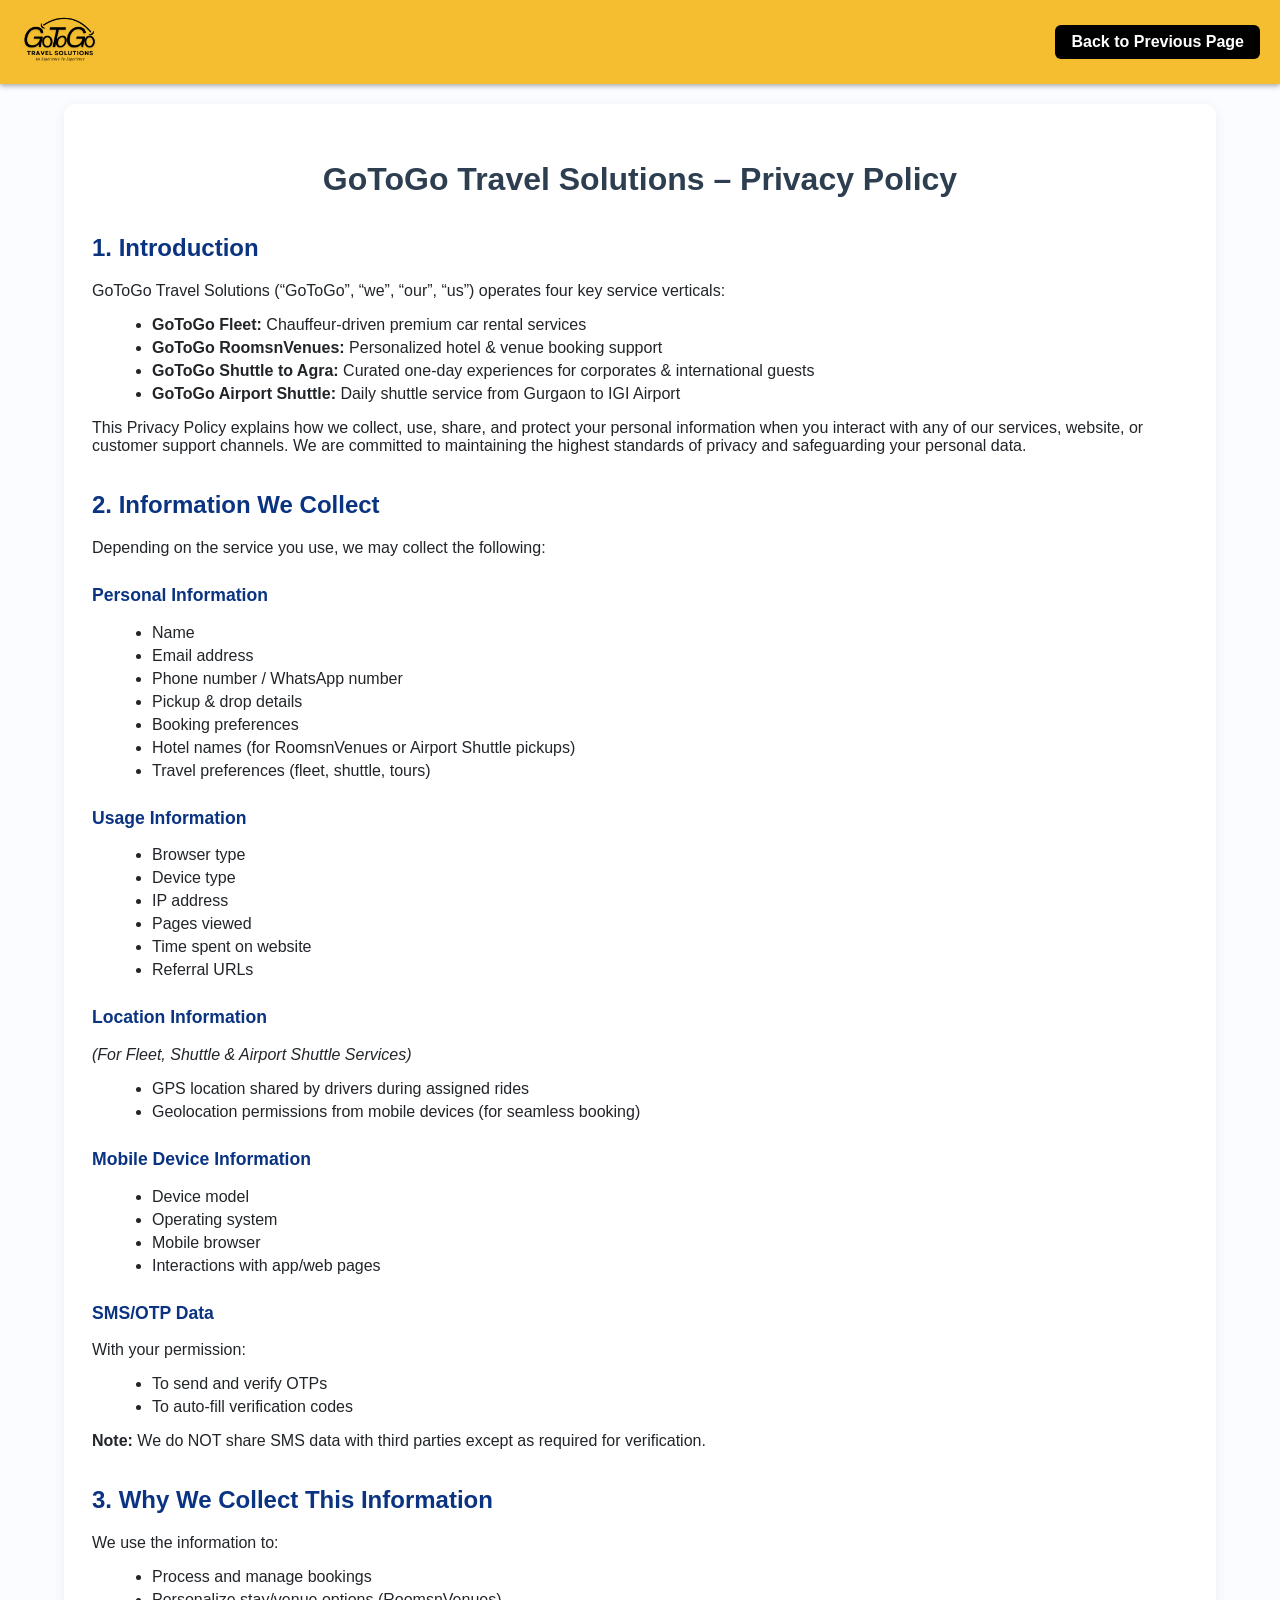
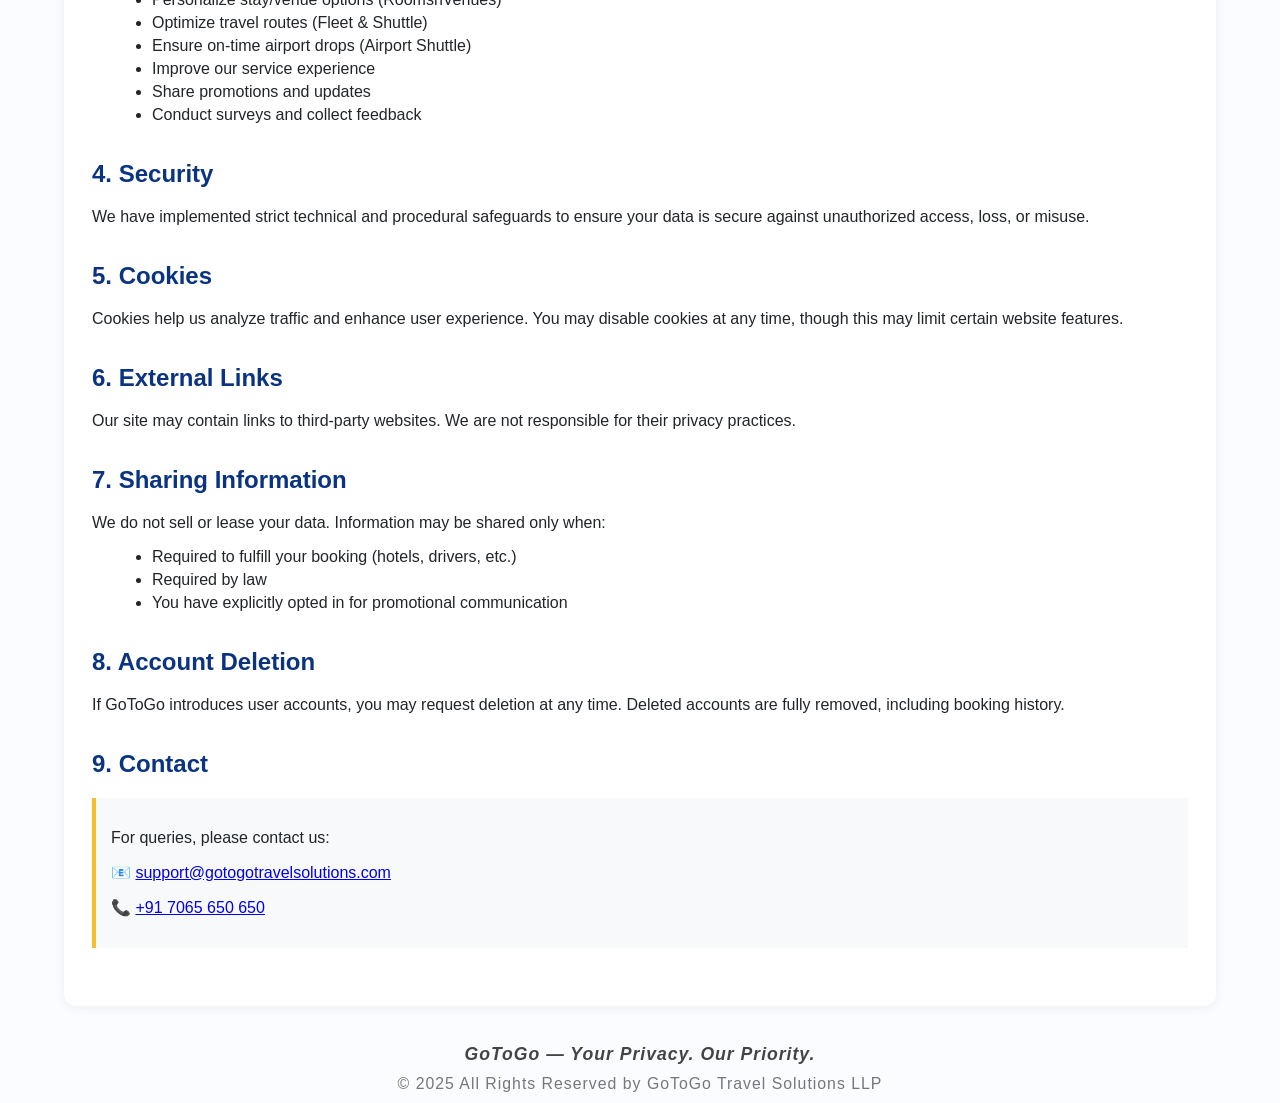
<file: privacy-policy.html>
<!DOCTYPE html>
<html lang="en">
<head>
  <meta charset="UTF-8" />
  <title>GoToGo Travel Solutions – Privacy Policy</title>
  <meta name="viewport" content="width=device-width, initial-scale=1.0" />
  <link
      rel="icon"
      href="../assets/gotogo final logos/g2g corporate.png"
      type="image/x-icon"
    />
  <style>
    body {
      font-family: Arial, sans-serif;
      margin: 0;
      background: #fafcff;
      color: #212529;
    }
    nav {
      display: flex;
      justify-content: space-between;
      align-items: center;
      background: #f4be30;
      padding: 0px 20px;
      box-shadow: 0 2px 5px #aaa;
      position: sticky;
      top: 0;
      z-index: 100;
    }
    nav .logo img {
      height: 80px;
      cursor: pointer;
    }
    nav .back-btn {
      font-size: 16px;
      color: white;
      text-decoration: none;
      background: #000;
      padding: 8px 16px;
      border-radius: 6px;
      cursor: pointer;
      font-weight: bold;
      transition: background-color 0.3s ease;
    }
    nav .back-btn:hover {
      background: #f4be30;
      color: #000;
    }
    main {
      max-width: 90%;
      margin: 20px auto;
      background: #fff;
      border-radius: 12px;
      box-shadow: 0 2px 12px #eee;
      padding: 36px 28px;
      box-sizing: border-box;
    }
    h1 {
      text-align: center;
      font-size: 2em;
      margin-bottom: 24px;
      color: #2c3e50;
    }
    h2 {
      color: #2184ee;
      margin-top: 36px;
    }
    h3 {
      color: #0a3381;
      margin-top: 28px;
      font-size: 1.1em;
    }
    ul,
    ol {
      margin-left: 20px;
      margin-bottom: 15px;
    }
    li {
        margin-bottom: 5px;
    }
    section {
      margin-bottom: 22px;
    }
    .brand {
      text-align: center;
      margin: 38px 0 0 0;
      font-size: 1.1em;
      color: #444;
      letter-spacing: 1px;
    }
    .brand .footer-text {
        font-size: 0.9em;
        color: #777;
        margin-top: 10px;
    }
    .highlight {
      font-weight: bold;
      color: #0a3381;
    }
    .contact-info {
        background-color: #f8f9fa;
        padding: 15px;
        border-left: 4px solid #f4be30;
        margin-top: 10px;
    }

    /* Responsive styles */
    @media (max-width: 768px) {
      nav .logo img {
        height: 50px;
        margin-bottom: 8px;
      }
      nav .back-btn {
        font-size: 14px;
        padding: 6px 12px;
      }
      main {
        max-width: 95%;
        margin: 15px auto;
        padding: 24px 16px;
      }
      h1 {
        font-size: 1.5em;
        margin-bottom: 16px;
      }
      h2 {
        margin-top: 24px;
      }
      h3 {
        margin-top: 20px;
      }
      ul, ol {
        margin-left: 15px;
        font-size: 14px;
      }
      .brand {
        font-size: 1em;
        margin: 24px 0 0 0;
      }
    }

    @media (max-width: 375px) {
      nav {
        padding: 8px;
      }
      nav .logo img {
        height: 40px;
      }
      nav .back-btn {
        font-size: 12px;
        padding: 5px 10px;
      }
      main {
        padding: 20px 12px;
      }
      h1 {
        font-size: 1.3em;
      }
      ul, ol {
        font-size: 13px;
      }
    }
  </style>


<script async src="https://www.googletagmanager.com/gtag/js?id=G-18HJD34L5G"></script>
<script>
  window.dataLayer = window.dataLayer || [];
  function gtag(){dataLayer.push(arguments);}
  gtag('js', new Date());

  gtag('config', 'G-18HJD34L5G');
</script>
</head>
<body>
  <nav>
    <div class="logo">
      <img src="../assets/gotogo%20final%20logos/g2g%20corporate.png" alt="GoToGo Logo" onclick="window.location.href='/'" />
    </div>
    <a class="back-btn" onclick="window.history.back()">Back to Previous Page</a>
  </nav>

  <main>
    <h1>GoToGo Travel Solutions – Privacy Policy</h1>

    <section>
      <h2 class="highlight">1. Introduction</h2>
      <p>
        GoToGo Travel Solutions (“GoToGo”, “we”, “our”, “us”) operates four key service verticals:
      </p>
      <ul>
        <li><strong>GoToGo Fleet:</strong> Chauffeur-driven premium car rental services</li>
        <li><strong>GoToGo RoomsnVenues:</strong> Personalized hotel & venue booking support</li>
        <li><strong>GoToGo Shuttle to Agra:</strong> Curated one-day experiences for corporates & international guests</li>
        <li><strong>GoToGo Airport Shuttle:</strong> Daily shuttle service from Gurgaon to IGI Airport</li>
      </ul>
      <p>
        This Privacy Policy explains how we collect, use, share, and protect your personal information when you interact with any of our services, website, or customer support channels. We are committed to maintaining the highest standards of privacy and safeguarding your personal data.
      </p>
    </section>

    <section>
      <h2 class="highlight">2. Information We Collect</h2>
      <p>Depending on the service you use, we may collect the following:</p> <h3>Personal Information</h3>
      <ul>
        <li>Name</li>
        <li>Email address</li>
        <li>Phone number / WhatsApp number</li>
        <li>Pickup & drop details</li>
        <li>Booking preferences</li>
        <li>Hotel names (for RoomsnVenues or Airport Shuttle pickups)</li>
        <li>Travel preferences (fleet, shuttle, tours)</li>
      </ul>

      <h3>Usage Information</h3>
      <ul>
        <li>Browser type</li>
        <li>Device type</li>
        <li>IP address</li>
        <li>Pages viewed</li>
        <li>Time spent on website</li>
        <li>Referral URLs</li>
      </ul>

      <h3>Location Information</h3>
      <p><em>(For Fleet, Shuttle & Airport Shuttle Services)</em></p> <ul>
        <li>GPS location shared by drivers during assigned rides</li>
        <li>Geolocation permissions from mobile devices (for seamless booking)</li>
      </ul>

      <h3>Mobile Device Information</h3>
      <ul>
        <li>Device model</li>
        <li>Operating system</li>
        <li>Mobile browser</li>
        <li>Interactions with app/web pages</li>
      </ul>

      <h3>SMS/OTP Data</h3>
      <p>With your permission:</p> <ul>
        <li>To send and verify OTPs</li>
        <li>To auto-fill verification codes</li>
      </ul>
      <p><strong>Note:</strong> We do NOT share SMS data with third parties except as required for verification. </p>
    </section>

    <section>
      <h2 class="highlight">3. Why We Collect This Information</h2>
      <p>We use the information to:</p>
      <ul>
        <li>Process and manage bookings</li>
        <li>Personalize stay/venue options (RoomsnVenues)</li>
        <li>Optimize travel routes (Fleet & Shuttle)</li>
        <li>Ensure on-time airport drops (Airport Shuttle)</li>
        <li>Improve our service experience</li>
        <li>Share promotions and updates</li>
        <li>Conduct surveys and collect feedback</li>
      </ul>
    </section>

    <section>
      <h2 class="highlight">4. Security</h2>
      <p>
        We have implemented strict technical and procedural safeguards to ensure your data is secure against unauthorized access, loss, or misuse.
      </p>
    </section>

    <section>
      <h2 class="highlight">5. Cookies</h2>
      <p>
        Cookies help us analyze traffic and enhance user experience. You may disable cookies at any time, though this may limit certain website features.
      </p>
    </section>

    <section>
      <h2 class="highlight">6. External Links</h2>
      <p>
        Our site may contain links to third-party websites. We are not responsible for their privacy practices.
      </p>
    </section>

    <section>
      <h2 class="highlight">7. Sharing Information</h2>
      <p>We do not sell or lease your data. Information may be shared only when:</p>
      <ul>
        <li>Required to fulfill your booking (hotels, drivers, etc.)</li>
        <li>Required by law</li>
        <li>You have explicitly opted in for promotional communication</li>
      </ul>
    </section>

    <section>
      <h2 class="highlight">8. Account Deletion</h2>
      <p>
        If GoToGo introduces user accounts, you may request deletion at any time. Deleted accounts are fully removed, including booking history.
      </p>
    </section>

    <section>
      <h2 class="highlight">9. Contact</h2>
      <div class="contact-info">
        <p>For queries, please contact us:</p>
        <p>📧 <a href="mailto:support@gotogotravelsolutions.com">support@gotogotravelsolutions.com</a></p>
        <p>📞 <a href="tel:+917065650650" class="call-track">+91 7065 650 650</a></p>
      </div>
    </section>

  </main>
  
  <div class="brand">
    <strong style="font-style: italic;">GoToGo — Your Privacy. Our Priority.</strong><br />
    <div class="footer-text" style="margin-bottom: 10px;">
        © 2025 All Rights Reserved by GoToGo Travel Solutions LLP
    </div>
  </div>

  <script>
  // 1. Call Tracking
  document.querySelectorAll('.call-track').forEach(btn => {
    btn.addEventListener('click', () => {
      gtag('event', 'phone_call_click', { 'event_category': 'Contact' });
    });
  });

  // 2. WhatsApp Tracking
  document.querySelectorAll('.whatsapp-track').forEach(btn => {
    btn.addEventListener('click', () => {
      gtag('event', 'whatsapp_click', { 'event_category': 'Contact' });
    });
  });
</script>
</body>
</html>
</file>
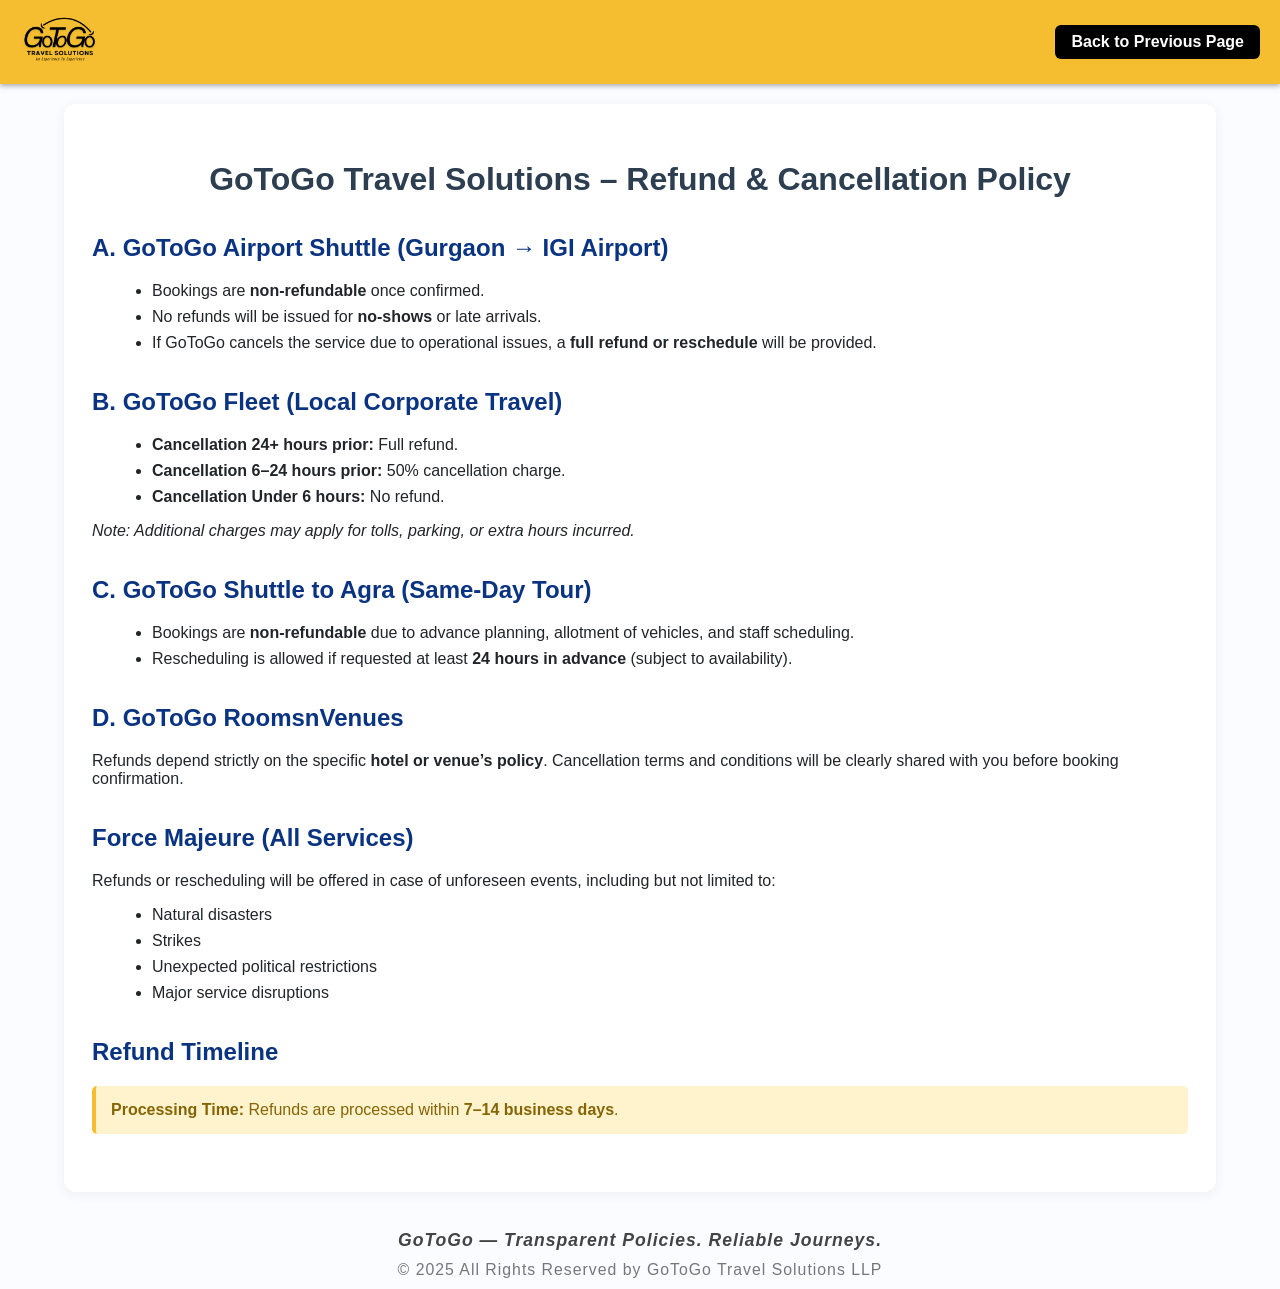
<file: refund-policy.html>
<!DOCTYPE html>
<html lang="en">
<head>
  <meta charset="UTF-8" />
  <title>GoToGo Travel Solutions – Refund & Cancellation Policy</title>
  <meta name="viewport" content="width=device-width, initial-scale=1.0" />
  <link
      rel="icon"
      href="../assets/gotogo final logos/g2g corporate.png"
      type="image/x-icon"
    />
  <style>
    body {
      font-family: Arial, sans-serif;
      margin: 0;
      background: #fafcff;
      color: #212529;
    }
    nav {
      display: flex;
      justify-content: space-between;
      align-items: center;
      background: #f4be30;
      padding: 0px 20px;
      box-shadow: 0 2px 5px #aaa;
      position: sticky;
      top: 0;
      z-index: 100;
    }
    nav .logo img {
      height: 80px;
      cursor: pointer;
    }
    nav .back-btn {
      font-size: 16px;
      color: white;
      text-decoration: none;
      background: #000;
      padding: 8px 16px;
      border-radius: 6px;
      cursor: pointer;
      font-weight: bold;
      transition: background-color 0.3s ease;
    }
    nav .back-btn:hover {
      background: #f4be30;
      color: #000;
    }
    main {
      max-width: 90%;
      margin: 20px auto;
      background: #fff;
      border-radius: 12px;
      box-shadow: 0 2px 12px #eee;
      padding: 36px 28px;
      box-sizing: border-box;
    }
    h1 {
      text-align: center;
      font-size: 2em;
      margin-bottom: 24px;
      color: #2c3e50;
    }
    h2 {
      color: #2184ee;
      margin-top: 36px;
    }
    h3 {
      color: #0a3381;
      margin-top: 28px;
      font-size: 1.1em;
    }
    ul,
    ol {
      margin-left: 20px;
      margin-bottom: 15px;
    }
    li {
        margin-bottom: 8px;
    }
    section {
      margin-bottom: 22px;
    }
    .brand {
      text-align: center;
      margin: 38px 0 0 0;
      font-size: 1.1em;
      color: #444;
      letter-spacing: 1px;
    }
    .brand .footer-text {
        font-size: 0.9em;
        color: #777;
        margin-top: 10px;
    }
    .highlight {
      font-weight: bold;
      color: #0a3381;
    }
    .alert-box {
        background-color: #fff3cd;
        color: #856404;
        padding: 15px;
        border-radius: 5px;
        border-left: 4px solid #f4be30;
        margin-top: 15px;
    }

    /* Responsive styles */
    @media (max-width: 768px) {
      nav .logo img {
        height: 50px;
        margin-bottom: 8px;
      }
      nav .back-btn {
        font-size: 14px;
        padding: 6px 12px;
      }
      main {
        max-width: 95%;
        margin: 15px auto;
        padding: 24px 16px;
      }
      h1 {
        font-size: 1.5em;
        margin-bottom: 16px;
      }
      h2 {
        margin-top: 24px;
      }
      ul, ol {
        margin-left: 15px;
        font-size: 14px;
      }
      .brand {
        font-size: 1em;
        margin: 24px 0 0 0;
      }
    }

    @media (max-width: 375px) {
      nav {
        padding: 8px;
      }
      nav .logo img {
        height: 40px;
      }
      nav .back-btn {
        font-size: 12px;
        padding: 5px 10px;
      }
      main {
        padding: 20px 12px;
      }
      h1 {
        font-size: 1.3em;
      }
      ul, ol {
        font-size: 13px;
      }
    }
  </style>

  <script async src="https://www.googletagmanager.com/gtag/js?id=G-18HJD34L5G"></script>
<script>
  window.dataLayer = window.dataLayer || [];
  function gtag(){dataLayer.push(arguments);}
  gtag('js', new Date());

  gtag('config', 'G-18HJD34L5G');
</script>

</head>
<body>
  <nav>
    <div class="logo">
      <img src="../assets/gotogo%20final%20logos/g2g%20corporate.png" alt="GoToGo Logo" onclick="window.location.href='/'" />
    </div>
    <a class="back-btn" onclick="window.history.back()">Back to Previous Page</a>
  </nav>

  <main>
    <h1>GoToGo Travel Solutions – Refund &amp; Cancellation Policy</h1>

    <section>
      <h2 class="highlight">A. GoToGo Airport Shuttle (Gurgaon → IGI Airport)</h2>
      <ul>
        <li>Bookings are <strong>non-refundable</strong> once confirmed.</li>
        <li>No refunds will be issued for <strong>no-shows</strong> or late arrivals.</li>
        <li>If GoToGo cancels the service due to operational issues, a <strong>full refund or reschedule</strong> will be provided.</li>
      </ul>
    </section>

    <section>
      <h2 class="highlight">B. GoToGo Fleet (Local Corporate Travel)</h2>
      <ul>
        <li><strong>Cancellation 24+ hours prior:</strong> Full refund.</li>
        <li><strong>Cancellation 6–24 hours prior:</strong> 50% cancellation charge.</li>
        <li><strong>Cancellation Under 6 hours:</strong> No refund.</li>
      </ul>
      <p><em>Note: Additional charges may apply for tolls, parking, or extra hours incurred.</em></p>
    </section>

    <section>
      <h2 class="highlight">C. GoToGo Shuttle to Agra (Same-Day Tour)</h2>
      <ul>
        <li>Bookings are <strong>non-refundable</strong> due to advance planning, allotment of vehicles, and staff scheduling.</li>
        <li>Rescheduling is allowed if requested at least <strong>24 hours in advance</strong> (subject to availability).</li>
      </ul>
    </section>

    <section>
      <h2 class="highlight">D. GoToGo RoomsnVenues</h2>
      <p>
        Refunds depend strictly on the specific <strong>hotel or venue’s policy</strong>. Cancellation terms and conditions will be clearly shared with you before booking confirmation.
      </p>
    </section>

    <section>
      <h2 class="highlight">Force Majeure (All Services)</h2>
      <p>Refunds or rescheduling will be offered in case of unforeseen events, including but not limited to:</p>
      <ul>
        <li>Natural disasters</li>
        <li>Strikes</li>
        <li>Unexpected political restrictions</li>
        <li>Major service disruptions</li>
      </ul>
    </section>

    <section>
      <h2 class="highlight">Refund Timeline</h2>
      <div class="alert-box">
        <strong>Processing Time:</strong> Refunds are processed within <strong>7–14 business days</strong>.
      </div>
    </section>

  </main>
  
  <div class="brand">
    <strong style="font-style: italic;">GoToGo — Transparent Policies. Reliable Journeys.</strong><br />
    <div class="footer-text" style="margin-bottom: 10px;">
        © 2025 All Rights Reserved by GoToGo Travel Solutions LLP
    </div>
  </div>
</body>
</html>
</file>
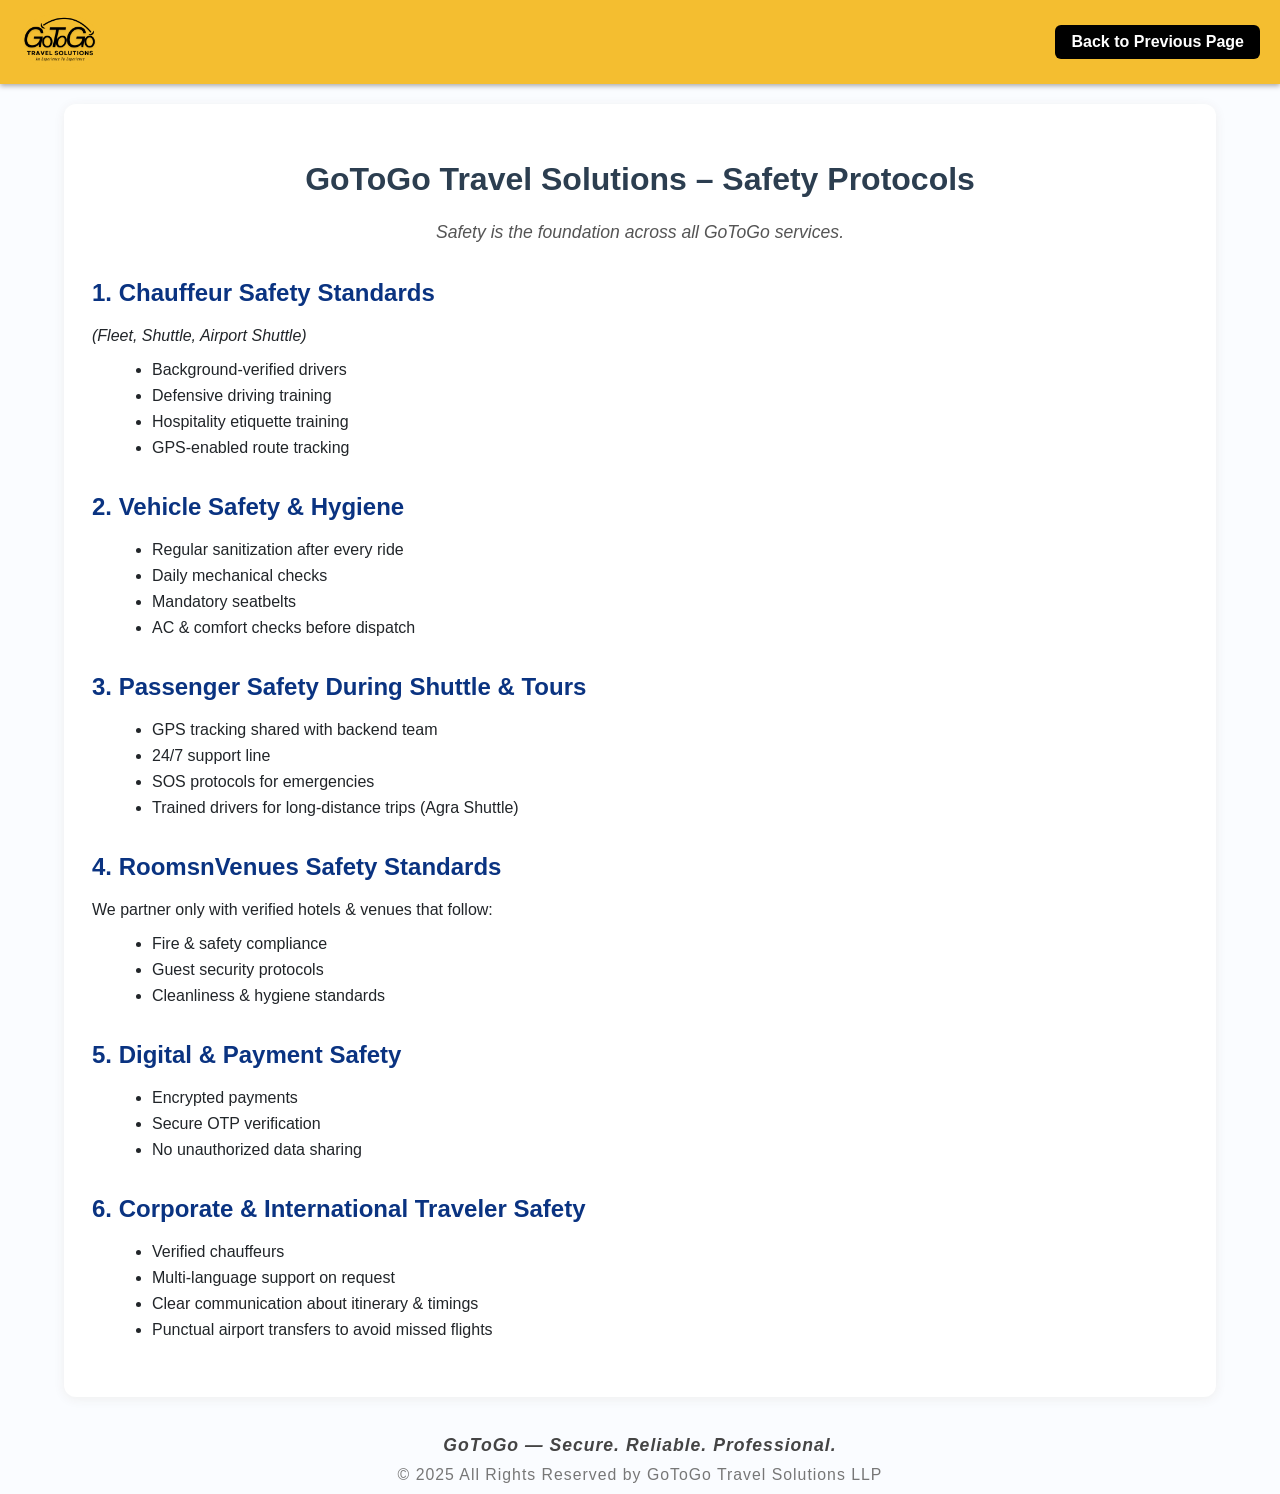
<file: safety-protocols.html>
<!DOCTYPE html>
<html lang="en">
<head>
  <meta charset="UTF-8" />
  <title>GoToGo Travel Solutions – Safety Protocols</title>
  <meta name="viewport" content="width=device-width, initial-scale=1.0" />
  <link
      rel="icon"
      href="../assets/gotogo final logos/g2g corporate.png"
      type="image/x-icon"
    />
  <style>
    body {
      font-family: Arial, sans-serif;
      margin: 0;
      background: #fafcff;
      color: #212529;
    }
    nav {
      display: flex;
      justify-content: space-between;
      align-items: center;
      background: #f4be30;
      padding: 0px 20px;
      box-shadow: 0 2px 5px #aaa;
      position: sticky;
      top: 0;
      z-index: 100;
    }
    nav .logo img {
      height: 80px;
      cursor: pointer;
    }
    nav .back-btn {
      font-size: 16px;
      color: white;
      text-decoration: none;
      background: #000;
      padding: 8px 16px;
      border-radius: 6px;
      cursor: pointer;
      font-weight: bold;
      transition: background-color 0.3s ease;
    }
    nav .back-btn:hover {
      background: #f4be30;
      color: #000;
    }
    main {
      max-width: 90%;
      margin: 20px auto;
      background: #fff;
      border-radius: 12px;
      box-shadow: 0 2px 12px #eee;
      padding: 36px 28px;
      box-sizing: border-box;
    }
    h1 {
      text-align: center;
      font-size: 2em;
      margin-bottom: 24px;
      color: #2c3e50;
    }
    h2 {
      color: #2184ee;
      margin-top: 36px;
    }
    h3 {
      color: #0a3381;
      margin-top: 28px;
      font-size: 1.1em;
    }
    ul,
    ol {
      margin-left: 20px;
      margin-bottom: 15px;
    }
    li {
        margin-bottom: 8px;
    }
    section {
      margin-bottom: 22px;
    }
    .brand {
      text-align: center;
      margin: 38px 0 0 0;
      font-size: 1.1em;
      color: #444;
      letter-spacing: 1px;
    }
    .brand .footer-text {
        font-size: 0.9em;
        color: #777;
        margin-top: 10px;
    }
    .highlight {
      font-weight: bold;
      color: #0a3381;
    }
    .intro-text {
        text-align: center;
        font-size: 1.1em;
        color: #555;
        margin-bottom: 30px;
        font-style: italic;
    }

    /* Responsive styles */
    @media (max-width: 768px) {
      nav .logo img {
        height: 50px;
        margin-bottom: 8px;
      }
      nav .back-btn {
        font-size: 14px;
        padding: 6px 12px;
      }
      main {
        max-width: 95%;
        margin: 15px auto;
        padding: 24px 16px;
      }
      h1 {
        font-size: 1.5em;
        margin-bottom: 16px;
      }
      h2 {
        margin-top: 24px;
      }
      ul, ol {
        margin-left: 15px;
        font-size: 14px;
      }
      .brand {
        font-size: 1em;
        margin: 24px 0 0 0;
      }
    }

    @media (max-width: 375px) {
      nav {
        padding: 8px;
      }
      nav .logo img {
        height: 40px;
      }
      nav .back-btn {
        font-size: 12px;
        padding: 5px 10px;
      }
      main {
        padding: 20px 12px;
      }
      h1 {
        font-size: 1.3em;
      }
      ul, ol {
        font-size: 13px;
      }
    }
  </style>

<script async src="https://www.googletagmanager.com/gtag/js?id=G-18HJD34L5G"></script>
<script>
  window.dataLayer = window.dataLayer || [];
  function gtag(){dataLayer.push(arguments);}
  gtag('js', new Date());

  gtag('config', 'G-18HJD34L5G');
</script>

</head>
<body>
  <nav>
    <div class="logo">
      <img src="../assets/gotogo%20final%20logos/g2g%20corporate.png" alt="GoToGo Logo" onclick="window.location.href='/'" />
    </div>
    <a class="back-btn" onclick="window.history.back()">Back to Previous Page</a>
  </nav>

  <main>
    <h1>GoToGo Travel Solutions – Safety Protocols</h1>
    
    <p class="intro-text">Safety is the foundation across all GoToGo services.</p>

    <section>
      <h2 class="highlight">1. Chauffeur Safety Standards</h2>
      <p><em>(Fleet, Shuttle, Airport Shuttle)</em></p>
      <ul>
        <li>Background-verified drivers</li>
        <li>Defensive driving training</li>
        <li>Hospitality etiquette training</li>
        <li>GPS-enabled route tracking</li>
      </ul>
    </section>

    <section>
      <h2 class="highlight">2. Vehicle Safety &amp; Hygiene</h2>
      <ul>
        <li>Regular sanitization after every ride</li>
        <li>Daily mechanical checks</li>
        <li>Mandatory seatbelts</li>
        <li>AC &amp; comfort checks before dispatch</li>
      </ul>
    </section>

    <section>
      <h2 class="highlight">3. Passenger Safety During Shuttle &amp; Tours</h2>
      <ul>
        <li>GPS tracking shared with backend team</li>
        <li>24/7 support line</li>
        <li>SOS protocols for emergencies</li>
        <li>Trained drivers for long-distance trips (Agra Shuttle)</li>
      </ul>
    </section>

    <section>
      <h2 class="highlight">4. RoomsnVenues Safety Standards</h2>
      <p>We partner only with verified hotels &amp; venues that follow:</p>
      <ul>
        <li>Fire &amp; safety compliance</li>
        <li>Guest security protocols</li>
        <li>Cleanliness &amp; hygiene standards</li>
      </ul>
    </section>

    <section>
      <h2 class="highlight">5. Digital &amp; Payment Safety</h2>
      <ul>
        <li>Encrypted payments</li>
        <li>Secure OTP verification</li>
        <li>No unauthorized data sharing</li>
      </ul>
    </section>

    <section>
      <h2 class="highlight">6. Corporate &amp; International Traveler Safety</h2>
      <ul>
        <li>Verified chauffeurs</li>
        <li>Multi-language support on request</li>
        <li>Clear communication about itinerary &amp; timings</li>
        <li>Punctual airport transfers to avoid missed flights</li>
      </ul>
    </section>

  </main>
  
  <div class="brand">
    <strong style="font-style: italic;">GoToGo — Secure. Reliable. Professional.</strong><br />
    <div class="footer-text" style="margin-bottom: 10px;">
        © 2025 All Rights Reserved by GoToGo Travel Solutions LLP
    </div>
  </div>
  <script>
  // 1. Call Tracking
  document.querySelectorAll('.call-track').forEach(btn => {
    btn.addEventListener('click', () => {
      gtag('event', 'phone_call_click', { 'event_category': 'Contact' });
    });
  });

  // 2. WhatsApp Tracking
  document.querySelectorAll('.whatsapp-track').forEach(btn => {
    btn.addEventListener('click', () => {
      gtag('event', 'whatsapp_click', { 'event_category': 'Contact' });
    });
  });
</script>
</body>
</html>
</file>
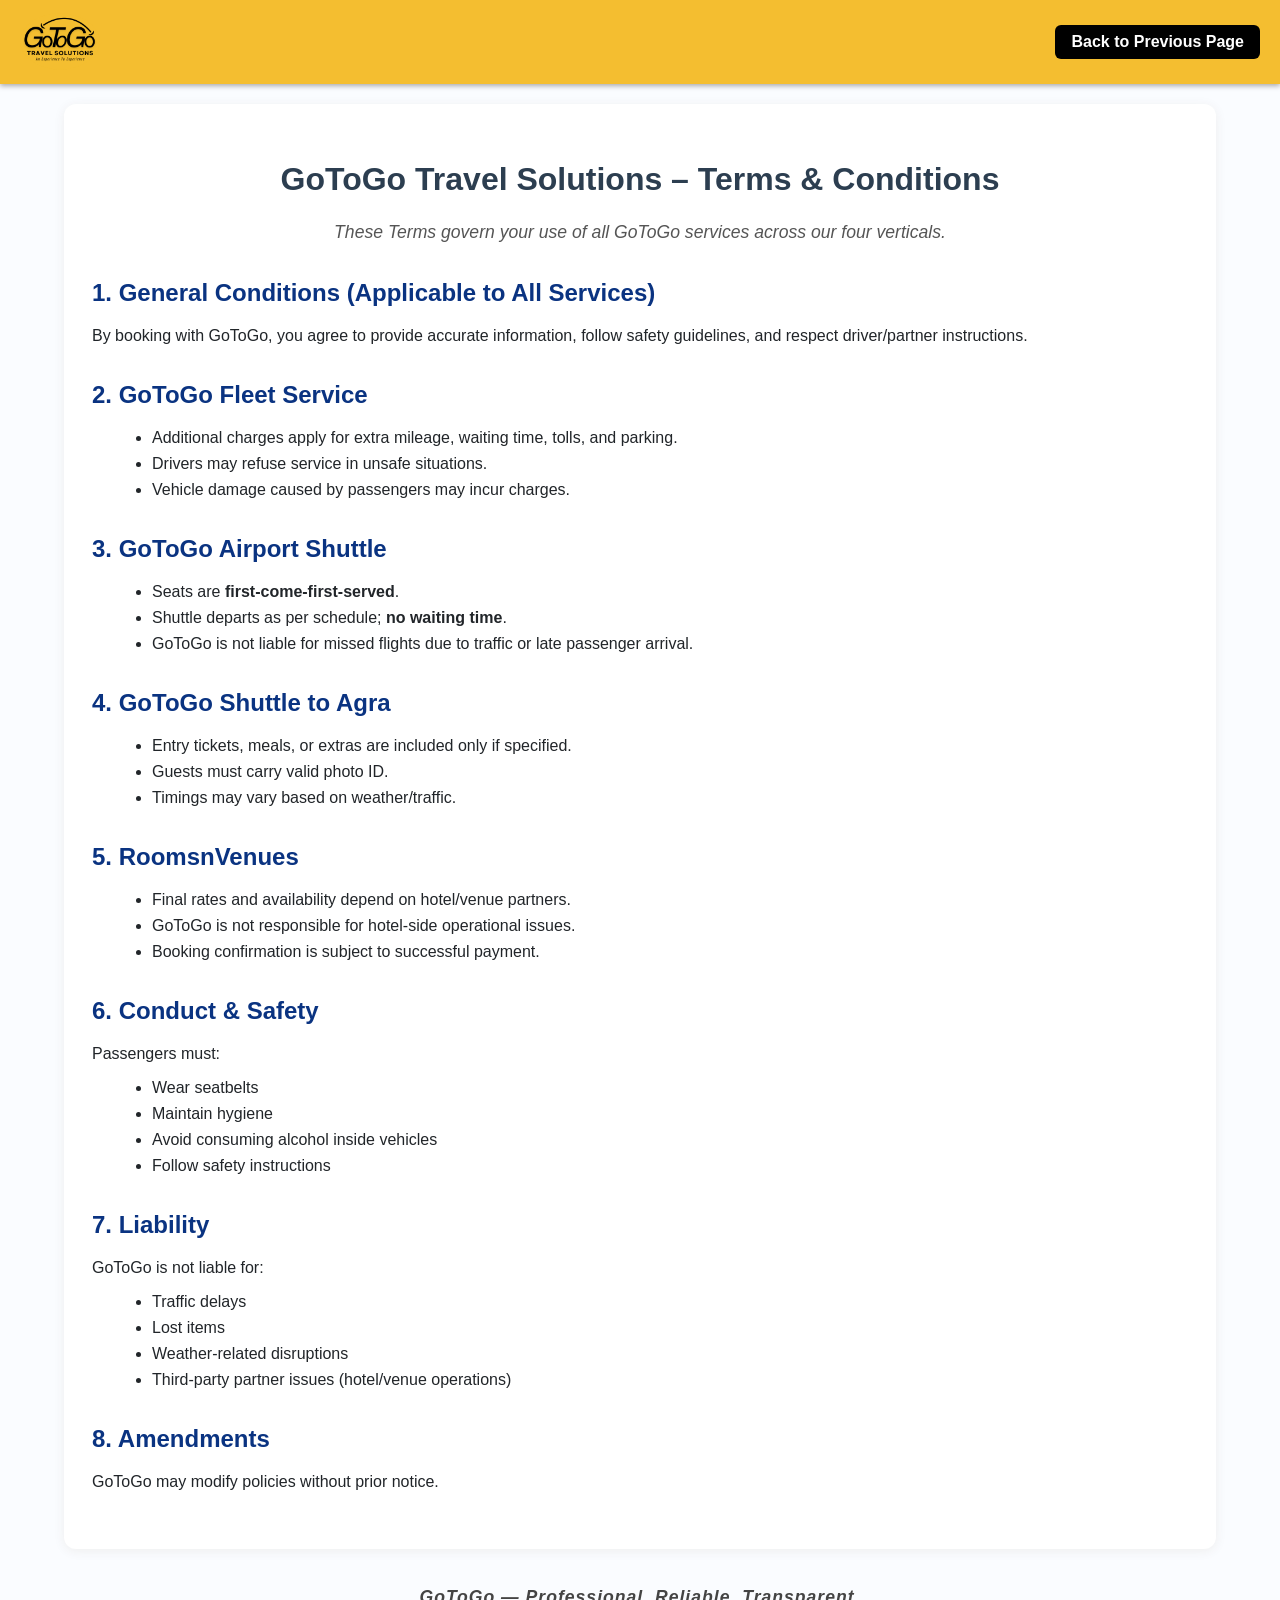
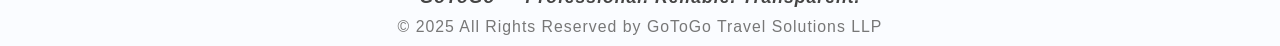
<file: terms-and-conditions.html>
<!DOCTYPE html>
<html lang="en">
<head>
  <meta charset="UTF-8" />
  <title>GoToGo Travel Solutions – Terms & Conditions</title>
  <meta name="viewport" content="width=device-width, initial-scale=1.0" />
  <link
      rel="icon"
      href="../assets/gotogo final logos/g2g corporate.png"
      type="image/x-icon"
    />
  <style>
    body {
      font-family: Arial, sans-serif;
      margin: 0;
      background: #fafcff;
      color: #212529;
    }
    nav {
      display: flex;
      justify-content: space-between;
      align-items: center;
      background: #f4be30;
      padding: 0px 20px;
      box-shadow: 0 2px 5px #aaa;
      position: sticky;
      top: 0;
      z-index: 100;
    }
    nav .logo img {
      height: 80px;
      cursor: pointer;
    }
    nav .back-btn {
      font-size: 16px;
      color: white;
      text-decoration: none;
      background: #000;
      padding: 8px 16px;
      border-radius: 6px;
      cursor: pointer;
      font-weight: bold;
      transition: background-color 0.3s ease;
    }
    nav .back-btn:hover {
      background: #f4be30;
      color: #000;
    }
    main {
      max-width: 90%;
      margin: 20px auto;
      background: #fff;
      border-radius: 12px;
      box-shadow: 0 2px 12px #eee;
      padding: 36px 28px;
      box-sizing: border-box;
    }
    h1 {
      text-align: center;
      font-size: 2em;
      margin-bottom: 24px;
      color: #2c3e50;
    }
    h2 {
      color: #2184ee;
      margin-top: 36px;
    }
    ul {
      margin-left: 20px;
      margin-bottom: 15px;
    }
    li {
        margin-bottom: 8px;
    }
    section {
      margin-bottom: 22px;
    }
    .brand {
      text-align: center;
      margin: 38px 0 0 0;
      font-size: 1.1em;
      color: #444;
      letter-spacing: 1px;
    }
    .brand .footer-text {
        font-size: 0.9em;
        color: #777;
        margin-top: 10px;
    }
    .highlight {
      font-weight: bold;
      color: #0a3381;
    }
    .intro-text {
        text-align: center;
        font-size: 1.1em;
        color: #555;
        margin-bottom: 30px;
        font-style: italic;
    }

    /* Responsive styles */
    @media (max-width: 768px) {
      nav .logo img {
        height: 50px;
        margin-bottom: 8px;
      }
      nav .back-btn {
        font-size: 14px;
        padding: 6px 12px;
      }
      main {
        max-width: 95%;
        margin: 15px auto;
        padding: 24px 16px;
      }
      h1 {
        font-size: 1.5em;
        margin-bottom: 16px;
      }
      h2 {
        margin-top: 24px;
      }
      ul {
        margin-left: 15px;
        font-size: 14px;
      }
      .brand {
        font-size: 1em;
        margin: 24px 0 0 0;
      }
    }

    @media (max-width: 375px) {
      nav {
        padding: 8px;
      }
      nav .logo img {
        height: 40px;
      }
      nav .back-btn {
        font-size: 12px;
        padding: 5px 10px;
      }
      main {
        padding: 20px 12px;
      }
      h1 {
        font-size: 1.3em;
      }
      ul {
        font-size: 13px;
      }
    }
  </style>

<script async src="https://www.googletagmanager.com/gtag/js?id=G-18HJD34L5G"></script>
<script>
  window.dataLayer = window.dataLayer || [];
  function gtag(){dataLayer.push(arguments);}
  gtag('js', new Date());

  gtag('config', 'G-18HJD34L5G');
</script>

</head>
<body>
  <nav>
    <div class="logo">
      <img src="../assets/gotogo%20final%20logos/g2g%20corporate.png" alt="GoToGo Logo" onclick="window.location.href='/'" />
    </div>
    <a class="back-btn" onclick="window.history.back()">Back to Previous Page</a>
  </nav>

  <main>
    <h1>GoToGo Travel Solutions – Terms &amp; Conditions</h1>
    
    <p class="intro-text">These Terms govern your use of all GoToGo services across our four verticals.</p>

    <section>
      <h2 class="highlight">1. General Conditions (Applicable to All Services)</h2>
      <p>By booking with GoToGo, you agree to provide accurate information, follow safety guidelines, and respect driver/partner instructions.</p>
    </section>

    <section>
      <h2 class="highlight">2. GoToGo Fleet Service</h2>
      <ul>
        <li>Additional charges apply for extra mileage, waiting time, tolls, and parking.</li>
        <li>Drivers may refuse service in unsafe situations.</li>
        <li>Vehicle damage caused by passengers may incur charges.</li>
      </ul>
    </section>

    <section>
      <h2 class="highlight">3. GoToGo Airport Shuttle</h2>
      <ul>
        <li>Seats are <strong>first-come-first-served</strong>.</li>
        <li>Shuttle departs as per schedule; <strong>no waiting time</strong>.</li>
        <li>GoToGo is not liable for missed flights due to traffic or late passenger arrival.</li>
      </ul>
    </section>

    <section>
      <h2 class="highlight">4. GoToGo Shuttle to Agra</h2>
      <ul>
        <li>Entry tickets, meals, or extras are included only if specified.</li>
        <li>Guests must carry valid photo ID.</li>
        <li>Timings may vary based on weather/traffic.</li>
      </ul>
    </section>

    <section>
      <h2 class="highlight">5. RoomsnVenues</h2>
      <ul>
        <li>Final rates and availability depend on hotel/venue partners.</li>
        <li>GoToGo is not responsible for hotel-side operational issues.</li>
        <li>Booking confirmation is subject to successful payment.</li>
      </ul>
    </section>

    <section>
      <h2 class="highlight">6. Conduct &amp; Safety</h2>
      <p>Passengers must:</p>
      <ul>
        <li>Wear seatbelts</li>
        <li>Maintain hygiene</li>
        <li>Avoid consuming alcohol inside vehicles</li>
        <li>Follow safety instructions</li>
      </ul>
    </section>

    <section>
      <h2 class="highlight">7. Liability</h2>
      <p>GoToGo is not liable for:</p>
      <ul>
        <li>Traffic delays</li>
        <li>Lost items</li>
        <li>Weather-related disruptions</li>
        <li>Third-party partner issues (hotel/venue operations)</li>
      </ul>
    </section>

    <section>
      <h2 class="highlight">8. Amendments</h2>
      <p>GoToGo may modify policies without prior notice.</p>
    </section>

  </main>
  
  <div class="brand">
    <strong style="font-style: italic;">GoToGo — Professional. Reliable. Transparent.</strong><br />
    <div class="footer-text" style="margin-bottom: 10px;">
        © 2025 All Rights Reserved by GoToGo Travel Solutions LLP
    </div>
  </div>
  <script>
  // 1. Call Tracking
  document.querySelectorAll('.call-track').forEach(btn => {
    btn.addEventListener('click', () => {
      gtag('event', 'phone_call_click', { 'event_category': 'Contact' });
    });
  });

  // 2. WhatsApp Tracking
  document.querySelectorAll('.whatsapp-track').forEach(btn => {
    btn.addEventListener('click', () => {
      gtag('event', 'whatsapp_click', { 'event_category': 'Contact' });
    });
  });
</script>
</body>
</html>
</file>
